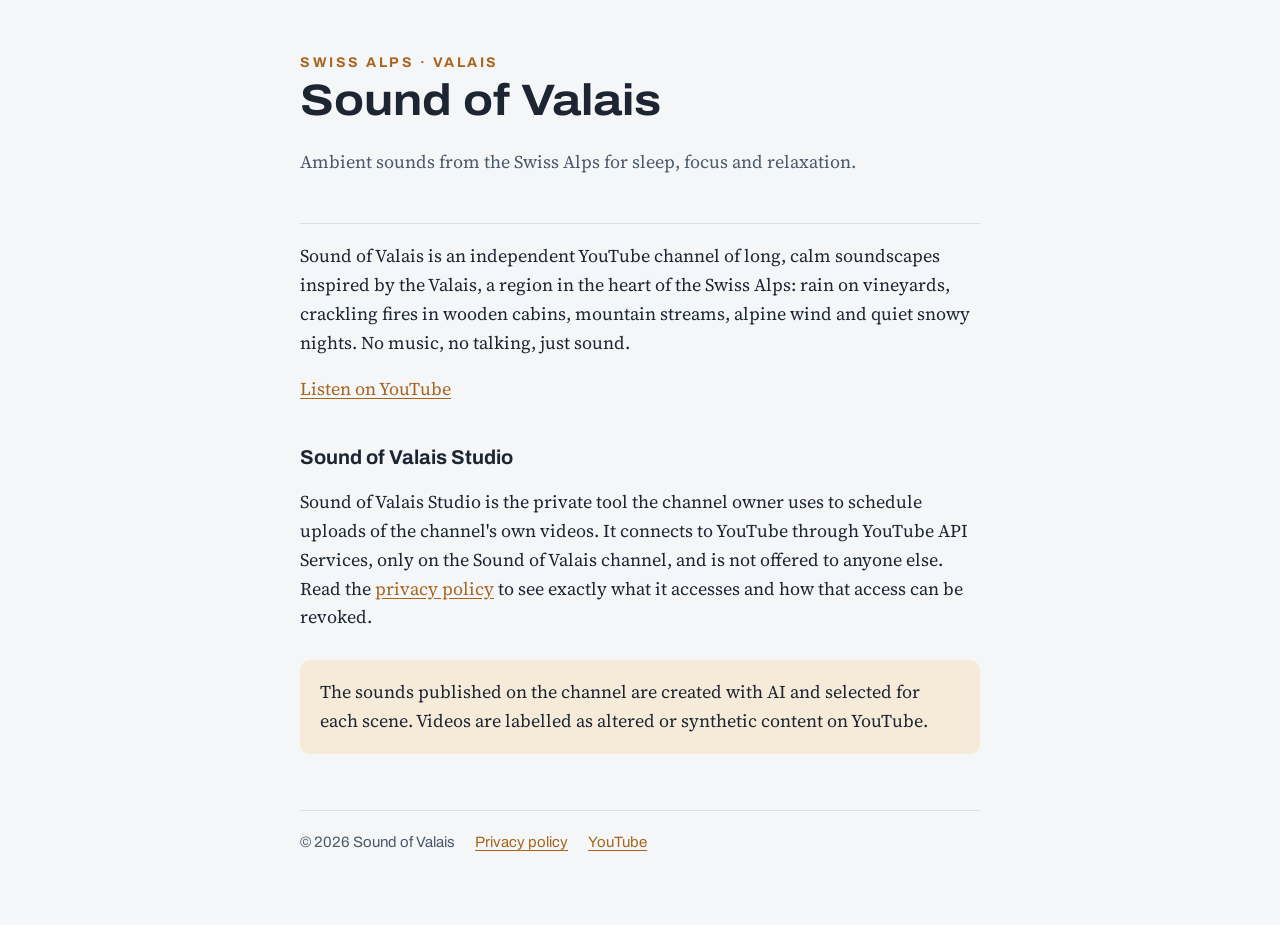
<file: index.html>
<!doctype html>
<html lang="en">
<head>
<meta charset="utf-8">
<meta name="viewport" content="width=device-width, initial-scale=1">
<title>Sound of Valais</title>
<meta name="description" content="Ambient sounds from the Swiss Alps for sleep, focus and relaxation.">
<!-- Google Search Console : collez ici la balise de vérification, par exemple
<meta name="google-site-verification" content="..."> -->
<meta name="google-site-verification" content="cyplqCA987mXawcEn0osQ8nfw5rU0JrhUfAkaL0YpDw" />
<link rel="preconnect" href="https://fonts.googleapis.com">
<link rel="preconnect" href="https://fonts.gstatic.com" crossorigin>
<link rel="stylesheet" href="https://fonts.googleapis.com/css2?family=Archivo:wdth,wght@100..125,400..700&amp;family=Source+Serif+4:opsz,wght@8..60,400;8..60,600&amp;display=swap">
<link rel="stylesheet" href="style.css">
</head>
<body>
<main class="page">
  <header>
    <span class="marque">Swiss Alps · Valais</span>
    <h1>Sound of Valais</h1>
    <p class="doux">Ambient sounds from the Swiss Alps for sleep, focus and relaxation.</p>
  </header>

  <p>Sound of Valais is an independent YouTube channel of long, calm soundscapes inspired by the Valais,
  a region in the heart of the Swiss Alps: rain on vineyards, crackling fires in wooden cabins,
  mountain streams, alpine wind and quiet snowy nights. No music, no talking, just sound.</p>

  <p><a href="https://www.youtube.com/channel/UCPX2FjrevRVD3MwQMo-IxcA">Listen on YouTube</a></p>

  <h2>Sound of Valais Studio</h2>
  <p>Sound of Valais Studio is the private tool the channel owner uses to schedule uploads of the channel's
  own videos. It connects to YouTube through YouTube API Services, only on the Sound of Valais channel,
  and is not offered to anyone else. Read the <a href="privacy.html">privacy policy</a> to see exactly what
  it accesses and how that access can be revoked.</p>

  <div class="encadre">
    <p>The sounds published on the channel are created with AI and selected for each scene.
    Videos are labelled as altered or synthetic content on YouTube.</p>
  </div>

  <footer>
    <span>© 2026 Sound of Valais</span>
    <a href="privacy.html">Privacy policy</a>
    <a href="https://www.youtube.com/channel/UCPX2FjrevRVD3MwQMo-IxcA">YouTube</a>
  </footer>
</main>
</body>
</html>
</file>
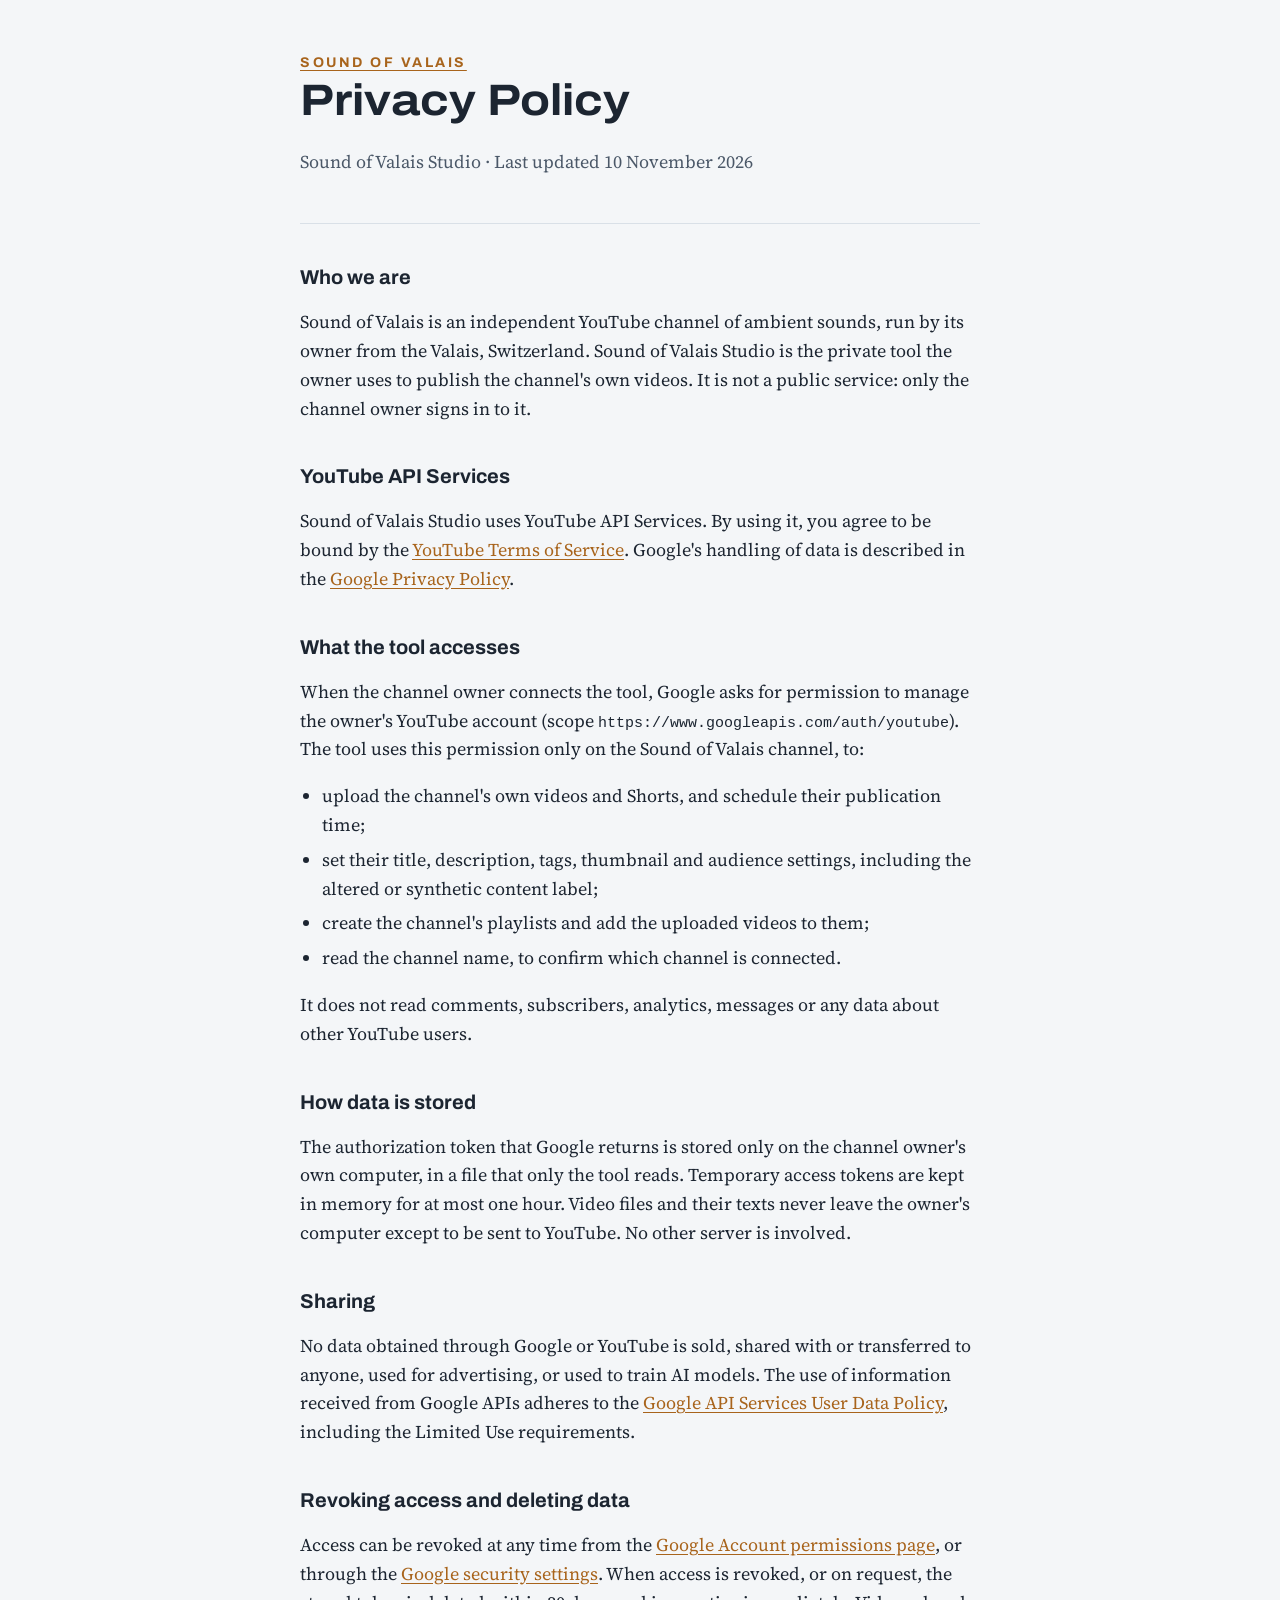
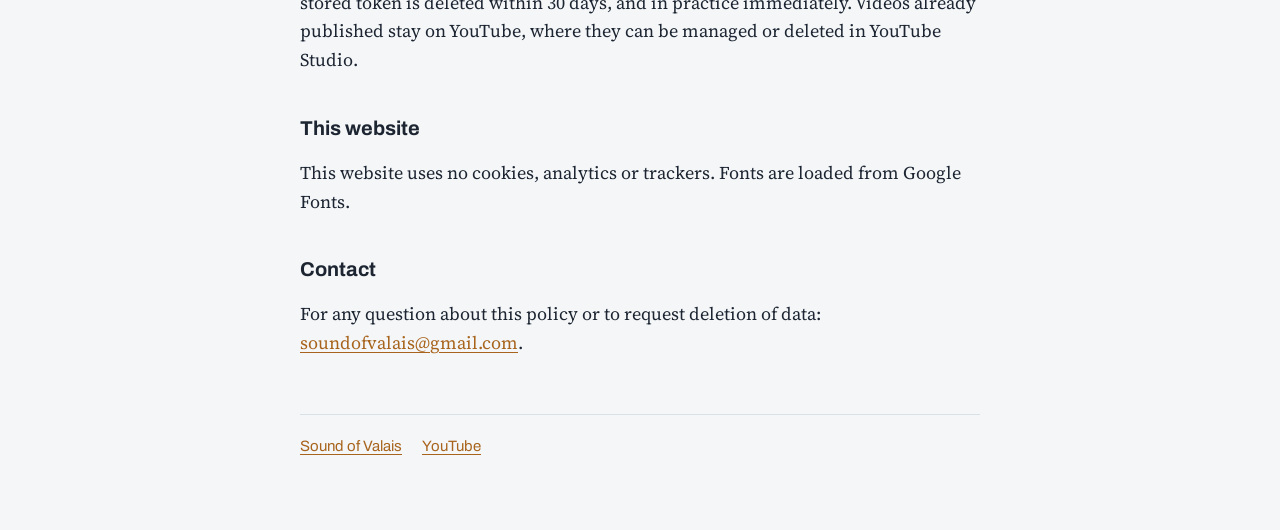
<file: privacy.html>
<!doctype html>
<html lang="en">
<head>
<meta charset="utf-8">
<meta name="viewport" content="width=device-width, initial-scale=1">
<title>Privacy Policy · Sound of Valais</title>
<meta name="description" content="Privacy policy of Sound of Valais Studio, the upload tool of the Sound of Valais YouTube channel.">
<link rel="preconnect" href="https://fonts.googleapis.com">
<link rel="preconnect" href="https://fonts.gstatic.com" crossorigin>
<link rel="stylesheet" href="https://fonts.googleapis.com/css2?family=Archivo:wdth,wght@100..125,400..700&amp;family=Source+Serif+4:opsz,wght@8..60,400;8..60,600&amp;display=swap">
<link rel="stylesheet" href="style.css">
</head>
<body>
<main class="page">
  <header>
    <a class="marque" href="./">Sound of Valais</a>
    <h1>Privacy Policy</h1>
    <p class="doux">Sound of Valais Studio · Last updated 10 November 2026</p>
  </header>

  <h2>Who we are</h2>
  <p>Sound of Valais is an independent YouTube channel of ambient sounds, run by its owner from the Valais,
  Switzerland. Sound of Valais Studio is the private tool the owner uses to publish the channel's own videos.
  It is not a public service: only the channel owner signs in to it.</p>

  <h2>YouTube API Services</h2>
  <p>Sound of Valais Studio uses YouTube API Services. By using it, you agree to be bound by the
  <a href="https://www.youtube.com/t/terms">YouTube Terms of Service</a>. Google's handling of data is described
  in the <a href="https://policies.google.com/privacy">Google Privacy Policy</a>.</p>

  <h2>What the tool accesses</h2>
  <p>When the channel owner connects the tool, Google asks for permission to manage the owner's YouTube account
  (scope <code>https://www.googleapis.com/auth/youtube</code>). The tool uses this permission only on the
  Sound of Valais channel, to:</p>
  <ul>
    <li>upload the channel's own videos and Shorts, and schedule their publication time;</li>
    <li>set their title, description, tags, thumbnail and audience settings, including the
    altered or synthetic content label;</li>
    <li>create the channel's playlists and add the uploaded videos to them;</li>
    <li>read the channel name, to confirm which channel is connected.</li>
  </ul>
  <p>It does not read comments, subscribers, analytics, messages or any data about other YouTube users.</p>

  <h2>How data is stored</h2>
  <p>The authorization token that Google returns is stored only on the channel owner's own computer, in a file
  that only the tool reads. Temporary access tokens are kept in memory for at most one hour. Video files and their
  texts never leave the owner's computer except to be sent to YouTube. No other server is involved.</p>

  <h2>Sharing</h2>
  <p>No data obtained through Google or YouTube is sold, shared with or transferred to anyone, used for advertising,
  or used to train AI models. The use of information received from Google APIs adheres to the
  <a href="https://developers.google.com/terms/api-services-user-data-policy">Google API Services User Data Policy</a>,
  including the Limited Use requirements.</p>

  <h2>Revoking access and deleting data</h2>
  <p>Access can be revoked at any time from the
  <a href="https://myaccount.google.com/permissions">Google Account permissions page</a>, or through the
  <a href="https://security.google.com/settings/security/permissions">Google security settings</a>.
  When access is revoked, or on request, the stored token is deleted within 30 days, and in practice immediately.
  Videos already published stay on YouTube, where they can be managed or deleted in YouTube Studio.</p>

  <h2>This website</h2>
  <p>This website uses no cookies, analytics or trackers. Fonts are loaded from Google Fonts.</p>

  <h2>Contact</h2>
  <p>For any question about this policy or to request deletion of data:
  <a href="mailto:soundofvalais@gmail.com">soundofvalais@gmail.com</a>.</p>

  <footer>
    <a href="./">Sound of Valais</a>
    <a href="https://www.youtube.com/channel/UCPX2FjrevRVD3MwQMo-IxcA">YouTube</a>
  </footer>
</main>
</body>
</html>
</file>
<file: style.css>
/* Sound of Valais — site minimal. Nuit alpine, accent ambré (fenêtre de mayen). */
:root {
  --fond: #f4f6f8;
  --papier: #ffffff;
  --texte: #1c2531;
  --doux: #4b5868;
  --trait: #d9e0e7;
  --accent: #a8641c;
  --accent-fond: #f6ead9;
  --titre: "Archivo", "Helvetica Neue", Helvetica, Arial, sans-serif;
  --corps: "Source Serif 4", Georgia, "Times New Roman", serif;
  color-scheme: light;
}
@media (prefers-color-scheme: dark) {
  :root:not([data-theme="light"]) {
    --fond: #111822; --papier: #18212d; --texte: #e6ebf0; --doux: #a7b3c0;
    --trait: #2a3646; --accent: #e8a951; --accent-fond: #2b2418; color-scheme: dark;
  }
}
:root[data-theme="dark"] {
  --fond: #111822; --papier: #18212d; --texte: #e6ebf0; --doux: #a7b3c0;
  --trait: #2a3646; --accent: #e8a951; --accent-fond: #2b2418; color-scheme: dark;
}
* { box-sizing: border-box; }
body { margin: 0; background: var(--fond); color: var(--texte); font: 18px/1.6 var(--corps); }
.page { max-width: 720px; margin: 0 auto; padding-block: 56px 72px; padding-inline: 20px; }
header { display: flex; flex-direction: column; gap: 6px; padding-bottom: 28px; border-bottom: 1px solid var(--trait); }
.marque { font: 700 14px/1 var(--titre); letter-spacing: .18em; text-transform: uppercase; color: var(--accent); }
h1 { margin: 0; font: 700 clamp(30px, 6vw, 44px)/1.1 var(--titre); font-stretch: 112%; text-wrap: balance; }
h2 { margin: 40px 0 10px; font: 700 20px/1.3 var(--titre); }
p, li { color: var(--texte); }
.doux { color: var(--doux); }
a { color: var(--accent); text-underline-offset: 3px; }
a:hover { text-decoration-thickness: 2px; }
a:focus-visible { outline: 2px solid var(--accent); outline-offset: 3px; border-radius: 2px; }
ul { padding-left: 22px; }
li + li { margin-top: 6px; }
.encadre { margin-top: 28px; padding: 18px 20px; background: var(--accent-fond); border-radius: 10px; }
.encadre p { margin: 0; }
code { font: 15px/1.4 ui-monospace, Menlo, Consolas, monospace; overflow-wrap: anywhere; }
footer { margin-top: 56px; padding-top: 20px; border-top: 1px solid var(--trait); font: 15px/1.5 var(--titre); color: var(--doux); display: flex; flex-wrap: wrap; gap: 8px 20px; }
</file>
